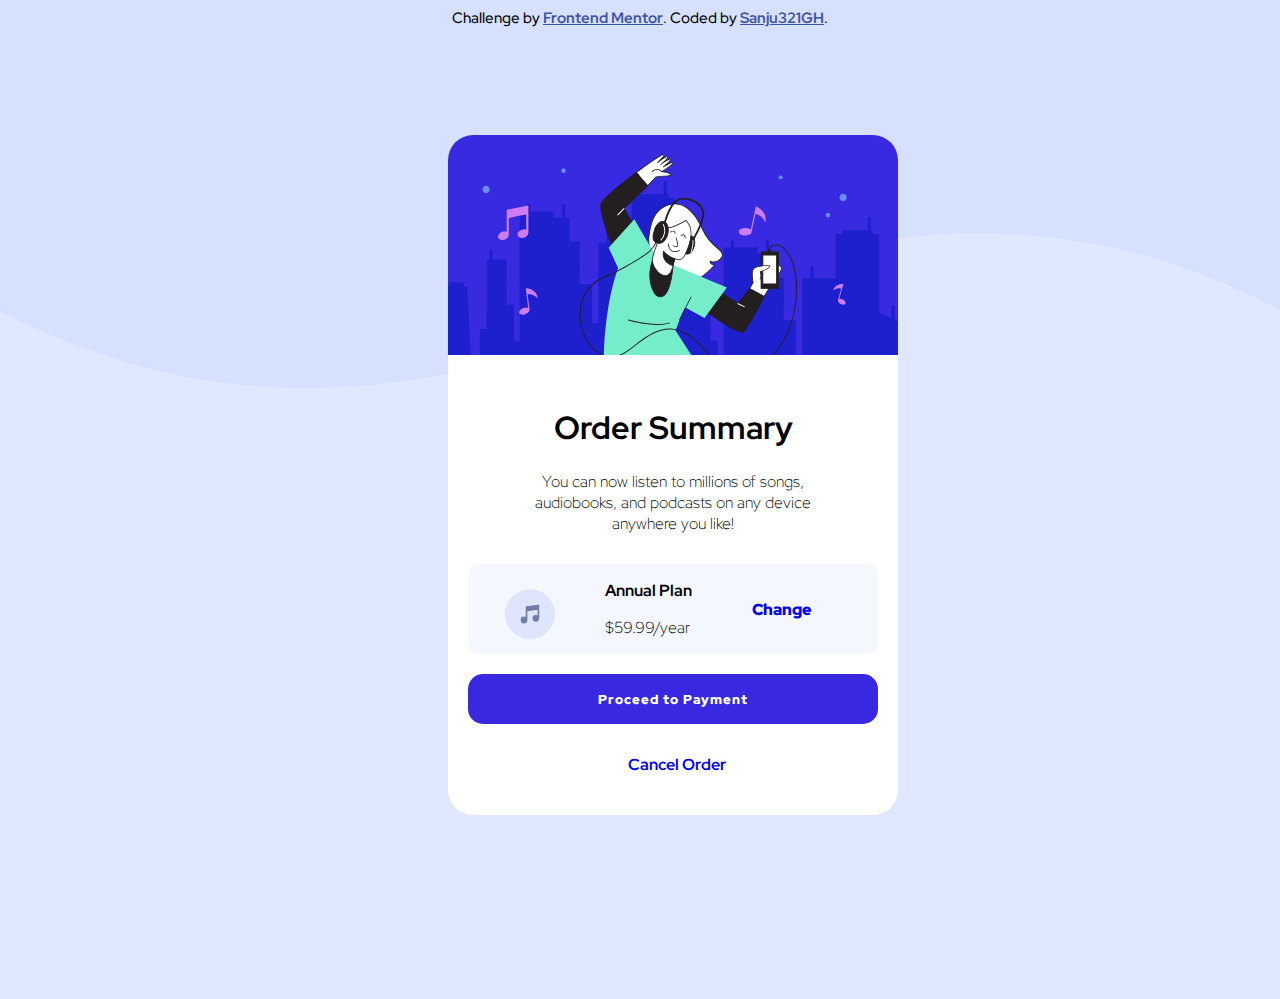
<file: index.html>
<!DOCTYPE html>
<html lang="en">
<head>
  <meta charset="UTF-8">
  <meta name="viewport" content="width=device-width, initial-scale=1.0"> <!-- displays site properly based on user's device -->

  <link rel="icon" type="image/png" sizes="32x32" href="./images/favicon-32x32.png">

  <link rel="stylesheet" href="./style.css">
  
  <title>Frontend Mentor | Order summary card</title>

  <!-- Feel free to remove these styles or customise in your own stylesheet 👍 -->
  <style>
    .attribution { font-size: 15px; text-align: center; font-weight: 500;}
    .attribution a { color: hsl(228, 45%, 44%); font-weight: 700;}
  </style>
</head>
<body>
  <img src="./images/pattern-background-desktop.svg" alt="" style="position: absolute; left: 0%; width: 100%; top: 0%; z-index: -9;">
   
  <div id="container">
    <img src="./images/illustration-hero.svg" alt="" style="position: absolute; top: 0%;">
    <h1 style="text-align: center;">Order Summary</h1>
    <p style="text-align: center;">You can now listen to millions of songs,<br> audiobooks, and podcasts on any device <br> anywhere you like!</p>
    <div id="box">
       <img src="./images/icon-music.svg" alt="" style="display: inline-block; margin: 0px; margin-right: 40px; position: relative; top: 25px; right: 50px;" height="50px">
       <div style="display: inline-block; position: relative; right: 40px;">
         <p style="font-weight: 700;">Annual Plan</p>
         <p>$59.99/year</p>
       </div>
       <a href="./2nd.html" id="Change">Change</a>
    </div>
    <a href="./1st.html"><button id="but1">Proceed to Payment</button></a>
    <br>
    <a href="./second.html" id="cancel">Cancel Order</a>
  </div>

  
  <div class="attribution">
    Challenge by <a href="https://www.frontendmentor.io?ref=challenge" target="_blank">Frontend Mentor</a>. 
    Coded by <a href="#">Sanju321GH</a>.
  </div>
</body>
</html>
</file>
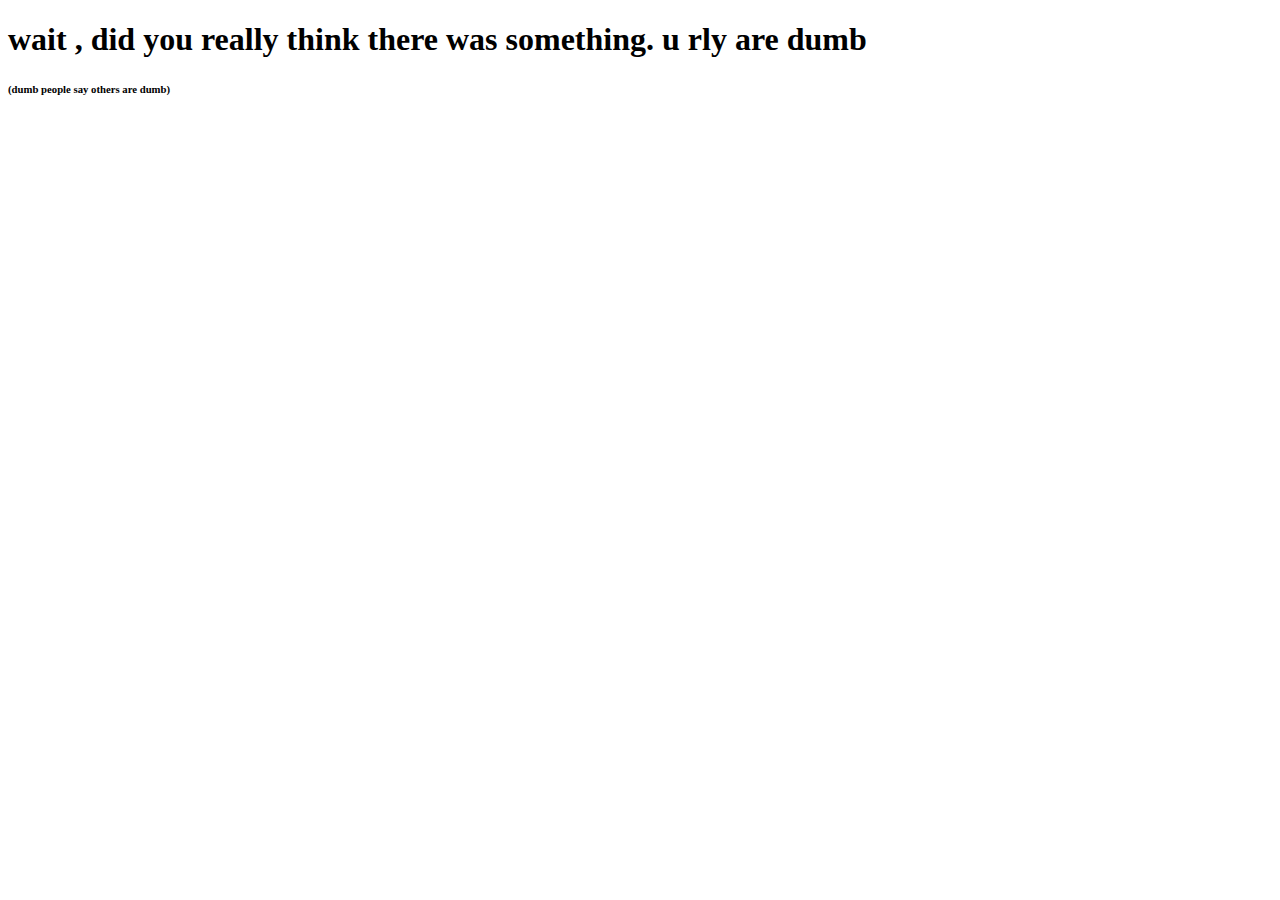
<file: 1st.html>
<!DOCTYPE html>
<html lang="en">
<head>
    <meta charset="UTF-8">
    <meta name="viewport" content="width=device-width, initial-scale=1.0">
    <title>Document</title>
</head>
<body>
    <h1>wait , did you really think there was something. u rly are dumb</h1>
    <h6>(dumb people say others are dumb)</h6>
</body>
</html>
</file>
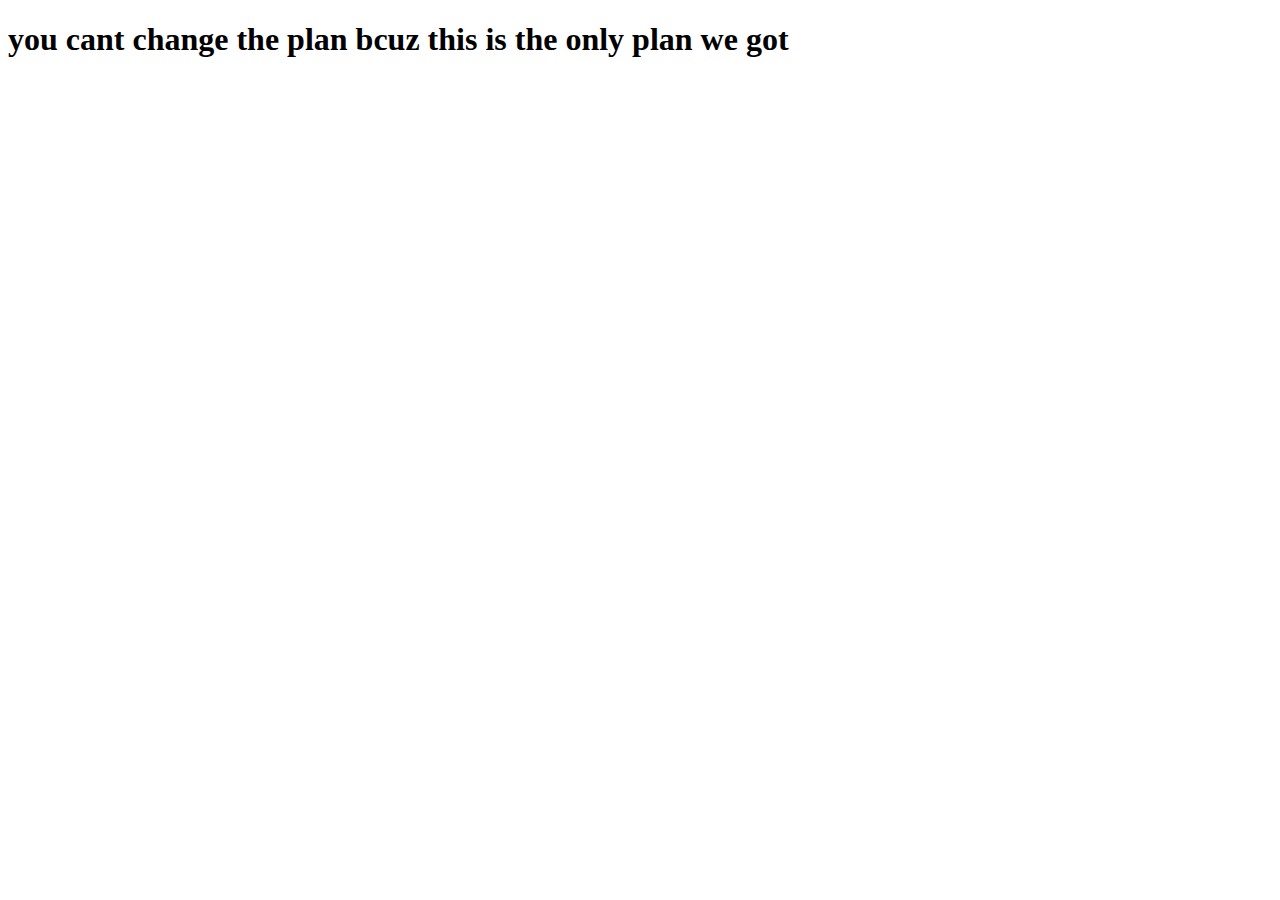
<file: 2nd.html>
<!DOCTYPE html>
<html lang="en">
<head>
    <meta charset="UTF-8">
    <meta name="viewport" content="width=device-width, initial-scale=1.0">
    <title>Document</title>
</head>
<body>
    <h1>you cant change the plan bcuz this is the only plan we got</h1>
</body>
</html>
</file>
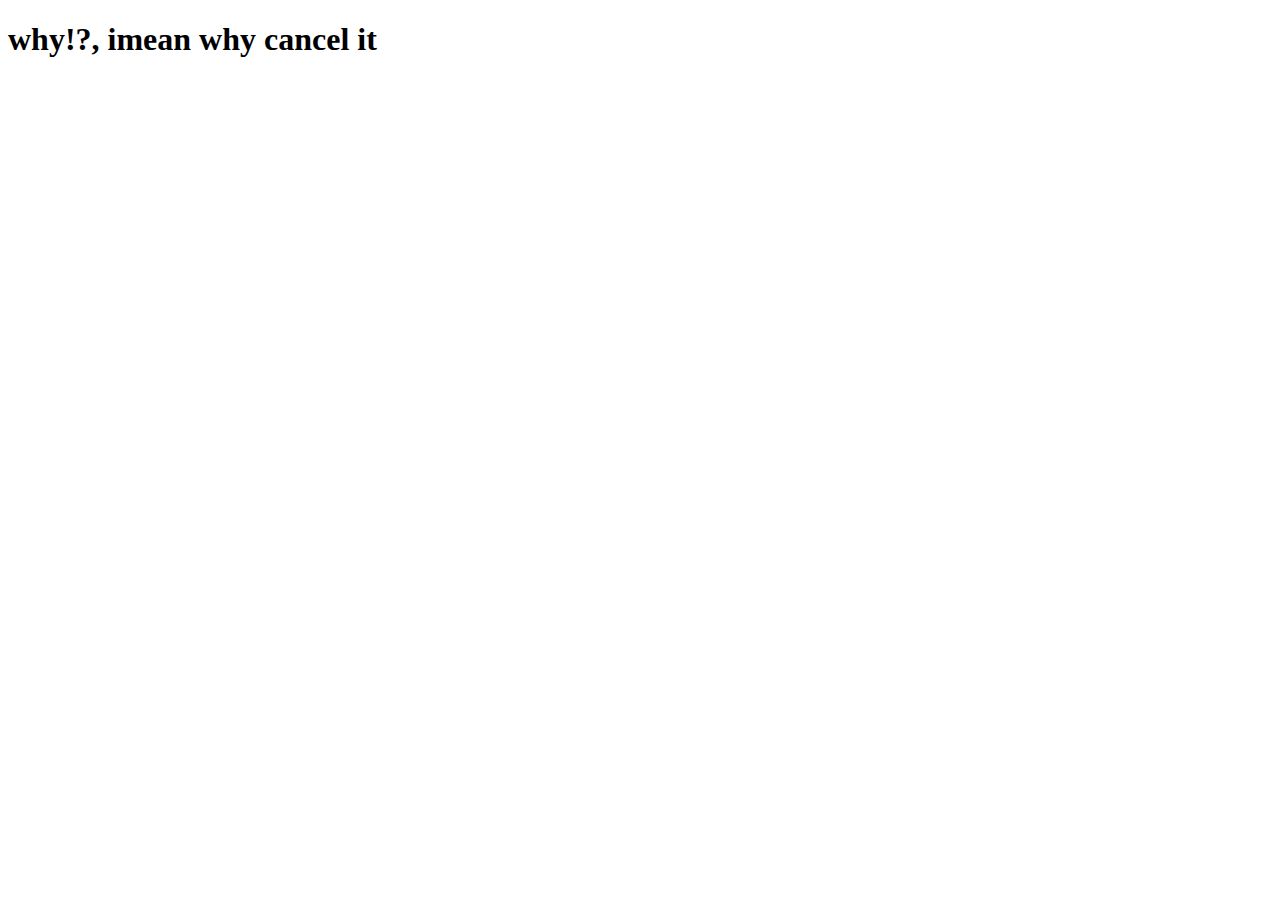
<file: second.html>
<!DOCTYPE html>
<html lang="en">
<head>
    <meta charset="UTF-8">
    <meta name="viewport" content="width=device-width, initial-scale=1.0">
    <title>Document</title>
</head>
<body>
    <h1>why!?, imean why cancel it</h1>
</body>
</html>
</file>
<file: style.css>
@import url('https://fonts.googleapis.com/css2?family=Red+Hat+Display:wght@300;400;500;700;900&family=Rubik:wght@400;500;700&display=swap');

*{
    font-family: "Red Hat Display";
}
p{
    font-weight: 300;
}
#container{
    position: absolute;
    left: 35%;
    top: 15%;
    width: 450px;
    height: 430px;
    padding-top: 250px;
    background-color: white;
    border-radius: 25px;
    overflow: hidden;
}
#box{
    width: 410px;
    height: 90px;
    background-color: hsl(225, 100%, 98%);
    display: flex;
    justify-content: center;
    position: relative;
    left: 20px;
    border-radius: 10px;
    margin-bottom: 10px;
    margin-top: 30px;
}
body{
    background-color: hsl(225, 100%, 94%);
}
#Change{
    text-decoration: none;
    position: relative;
    top: 35px;
    left: 20px;
    transition: 0.2s;
    font-weight: 900;
    height: 20px;
}
button{
    width: 410px;
    height: 50px;
    margin-left: 20px;
    margin-top: 10px;
    border: none;
    border-radius: 15px;
    font-weight: 900;
}
a:hover{
    color: hsl(245, 75%, 52%);

}
button:hover{
    cursor: pointer;
}
#but1{
    color: white;
    letter-spacing: 1px;
    background-color: hsl(245, 75%, 52%);
    margin-bottom: 10px;
    transition: 0.3s;
}
#but1:hover{
   background-color: hsl(245, 51%, 67%);
}
#cancel{
    text-decoration: none;
    position: absolute;
     left: 40%;
     bottom: 40px;
    font-weight: 700;
    transition: 0.3s;
}
html{
    height: 111%;
}
</file>
